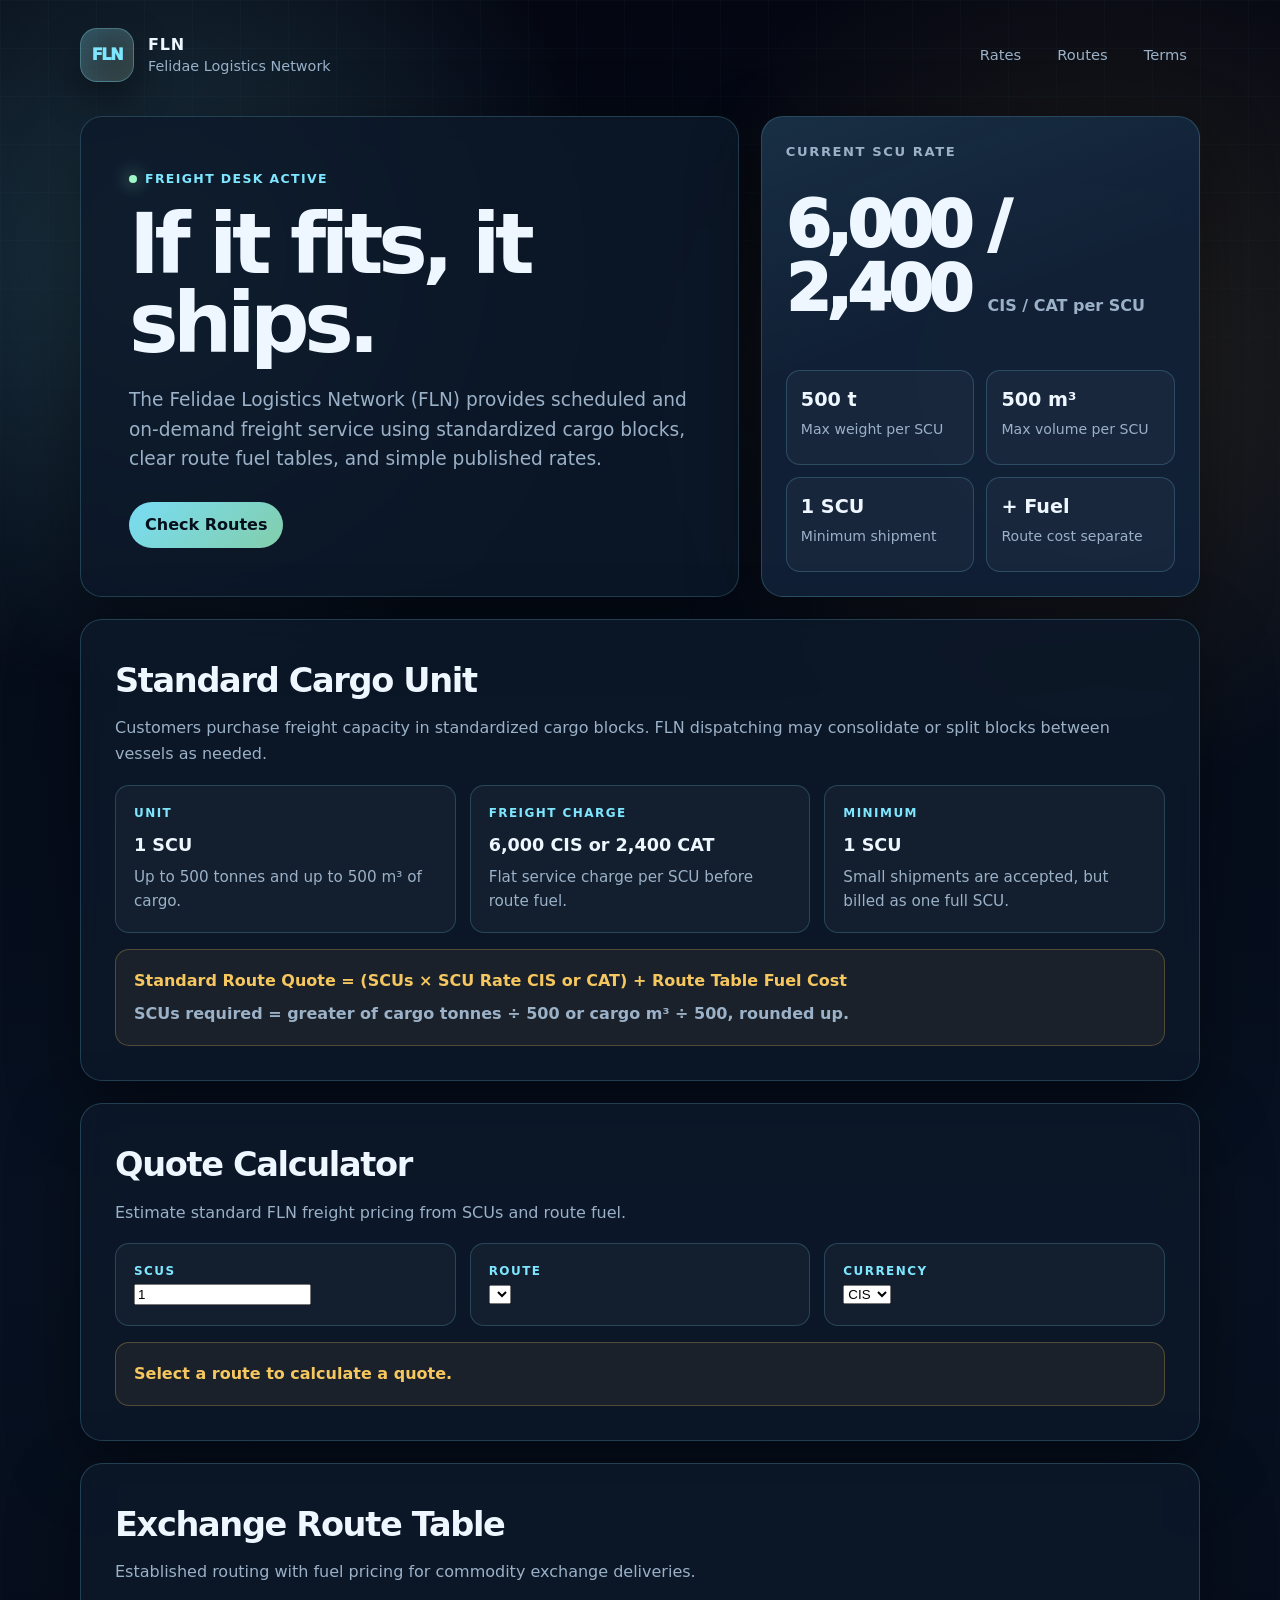
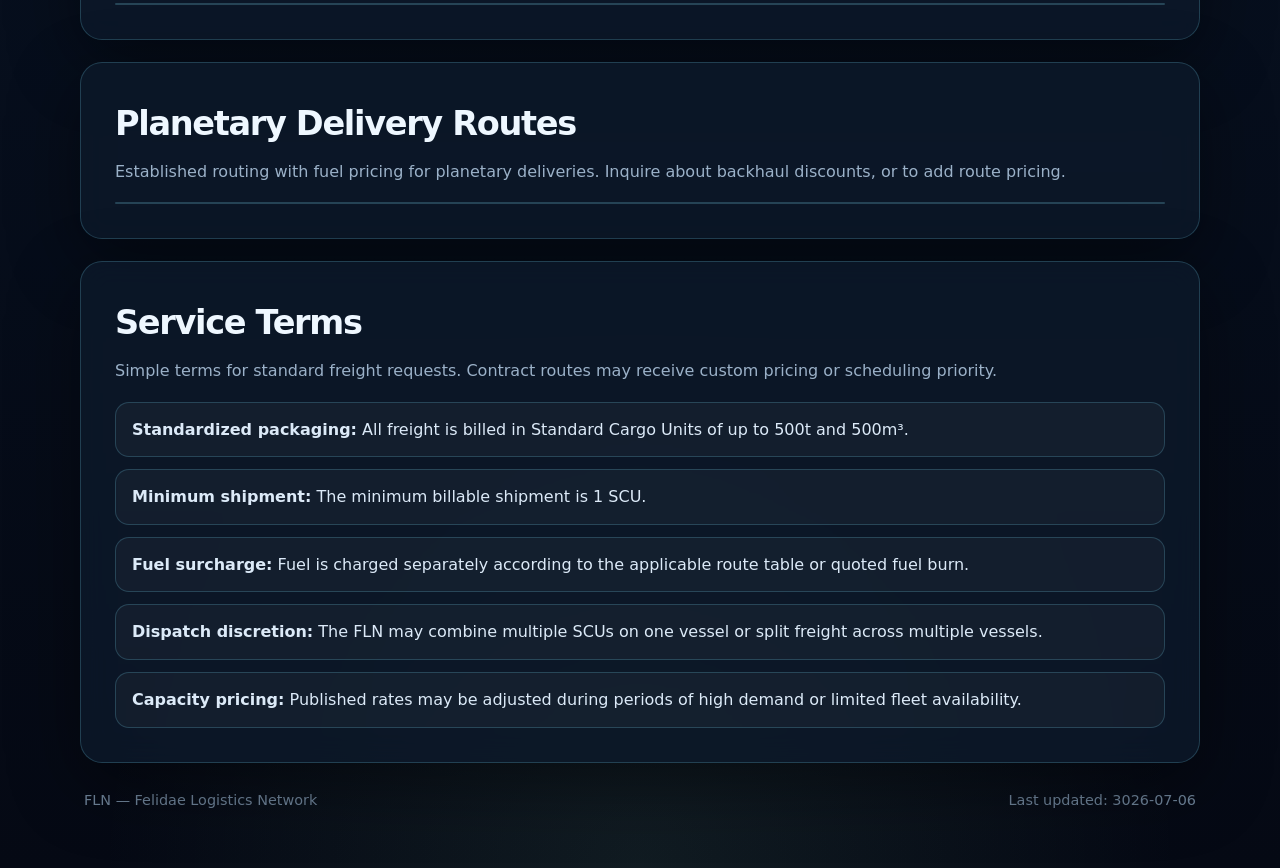
<file: frontend/index.html>
<!DOCTYPE html>
<html lang="en">
<head>
  <meta charset="UTF-8" />
  <meta name="viewport" content="width=device-width, initial-scale=1.0" />
    <meta name="description" content="Rate card, route tables, and shipping terms for the Felidae Logistics Network." />
    <title>FLN | Felidae Logistics Network</title>
    <link rel="stylesheet" href="css/style.css">
</head>

<!--Top Bar Navigation-->

<body>
    <main class="site">
        <header class="topbar">
            <a href="#top" class="brand" aria-label="FLN home">
                <div class="mark">FLN</div>
                <div>
                    <div class="brand-title">FLN</div>
                    <div class="brand-subtitle">Felidae Logistics Network</div>
                </div>
            </a>
            <nav aria-label="Primary navigation">
                <a href="#rates">Rates</a>
                <a href="#routes">Routes</a>
                <!--<a href="#fleet">Fleet</a>-->
                <a href="#terms">Terms</a>
            </nav>
        </header>
        <!---->
        <!--Hero Section-->
        <section class="hero" id="top">
            <div class="card hero-main">
                <div class="eyebrow"><span class="status-dot"></span>Freight Desk Active</div>
                <h1>If it fits, it ships.</h1>
                <p class="hero-copy">The Felidae Logistics Network (FLN) provides scheduled and on-demand freight service using standardized cargo blocks, clear route fuel tables, and simple published rates.</p>
                <div class="hero-actions">
                    <a class="button primary" href="#routes">Check Routes</a>
                    <!--<a class="button" href="#routes">Check Routes</a>-->
                </div>
            </div>
            <!---->
            <!--Current Rate Preview-->
            <!--<aside class="card rate-panel" aria-label="Current rate summary">
        <div class="panel-label">Current SCU Rate</div>-->
            <!--<div class="big-rate">6,000 <span>CIS / SCU, or </span>2,400 <span>CAT / SCU</span></div>-->
            <!--<div class="metric-grid">
                <div class="metric"><b>6000</b><span>CIS per SCU</span></div>
                <div class="metric"><b>2400</b><span>CAT per SCU</span></div>
                <div class="metric"><b>500 t</b><span>Max weight per SCU</span></div>
                <div class="metric"><b>500 m³</b><span>Max volume per SCU</span></div>
                <div class="metric"><b>1 SCU</b><span>Minimum shipment</span></div>
                <div class="metric"><b>+ Fuel</b><span>Route surcharge separate</span></div>
        </div>
        </aside>-->

            <aside class="card rate-panel" aria-label="Current rate summary">
                <div class="panel-label">Current SCU Rate</div>
                <div class="big-rate">6,000 / 2,400 <span>CIS / CAT per SCU</span></div>
                <div class="metric-grid">
                    <div class="metric"><b>500 t</b><span>Max weight per SCU</span></div>
                    <div class="metric"><b>500 m³</b><span>Max volume per SCU</span></div>
                    <div class="metric"><b>1 SCU</b><span>Minimum shipment</span></div>
                    <div class="metric"><b>+ Fuel</b><span>Route cost separate</span></div>
                </div>
            </aside>

        </section>
        <!---->
        <!--SCU Explanation-->
        <section class="card section" id="rates">
            <div class="section-header">
                <div>
                    <h2>Standard Cargo Unit</h2>
                    <p>Customers purchase freight capacity in standardized cargo blocks. FLN dispatching may consolidate or split blocks between vessels as needed.</p>
                </div>
                <!--<span class="tag">Active tariff</span>-->
            </div>

            <div class="grid-3">
                <article class="mini-card">
                    <div class="kicker">Unit</div>
                    <h3>1 SCU</h3>
                    <p>Up to 500 tonnes and up to 500 m³ of cargo.</p>
                </article>
                <article class="mini-card">
                    <div class="kicker">Freight Charge</div>
                    <h3>6,000 CIS or 2,400 CAT</h3>
                    <p>Flat service charge per SCU before route fuel.</p>
                </article>
                <article class="mini-card">
                    <div class="kicker">Minimum</div>
                    <h3>1 SCU</h3>
                    <p>Small shipments are accepted, but billed as one full SCU.</p>
                </article>
            </div>

            <div class="formula">
                Standard Route Quote = (SCUs × SCU Rate CIS or CAT) + Route Table Fuel Cost
                <span>SCUs required = greater of cargo tonnes ÷ 500 or cargo m³ ÷ 500, rounded up.</span>
            </div>
        </section>
        <!---->

        <section class="card section" id="quote">
            <div class="section-header">
                <div>
                    <h2>Quote Calculator</h2>
                    <p>Estimate standard FLN freight pricing from SCUs and route fuel.</p>
                </div>
            </div>

            <div class="grid-3">
                <div class="mini-card">
                    <div class="kicker">SCUs</div>
                    <input id="quote-scus" type="number" min="1" value="1">
                </div>

                <div class="mini-card">
                    <div class="kicker">Route</div>
                    <select id="quote-route"></select>
                </div>

                <div class="mini-card">
                    <div class="kicker">Currency</div>
                    <select id="quote-currency">
                        <option value="cis">CIS</option>
                        <option value="cat">CAT</option>
                    </select>
                </div>
            </div>

            <div class="formula" id="quote-result">
                Select a route to calculate a quote.
            </div>
        </section>

        <!--Route Table-->
        <section class="card section">
            <div class="section-header">
                <div>
                    <h2>Exchange Route Table</h2>
                    <p>Established routing with fuel pricing for commodity exchange deliveries.</p>
                </div>
                <!--<span class="tag">Routes Active</span>-->
            </div>

            <div class="table-wrap">
                <table id="exchange-table"></table>
            </div>
        </section>

        <!--Planetary Delivery Table-->
        <!---->

        <section class="card section">

            <div class="section-header">
                <div>
                    <h2>Planetary Delivery Routes</h2>
                    <p>Established routing with fuel pricing for planetary deliveries. Inquire about backhaul discounts, or to add route pricing.</p>
                </div>
            </div>

            <div class="table-wrap">
                <table id="planetary-table"></table>
            </div>

        </section>


        <!--fleet section-->
        <!--<section class="card section" id="fleet">
      <div class="section-header">
        <div>
          <h2>Fleet Status</h2>
          <p>FLN dispatch assigns vessels based on available capacity, route requirements, and cargo constraints.</p>
        </div>
      </div>

      <div class="table-wrap">
      <table>
        <thead>
          <tr>
              <th>Vessel Class</th>
              <th>Capacity</th>
              <th>Role</th>
              <th>Status</th>
          </tr>
        </thead>
        <tbody>
          <tr>
              <td><strong>Courier</strong></td>
              <td>500 t / 500 m³</td>
              <td>Small freight, flexible dispatch, partial loads.</td>
              <td><span class="tag">Active</span></td>
          </tr>
          <tr>
              <td><strong>Freighter</strong></td>
              <td>3,000 t / 1,000 m³</td>
              <td>Bulk mass transport and multi-SCU consolidation.</td>
              <td><span class="tag">Active</span></td>
          </tr>
        </tbody>
      </table>
      </div>
    </section>-->
        <!---->


        <section class="card section" id="terms">
            <div class="section-header">
                <div>
                    <h2>Service Terms</h2>
                    <p>Simple terms for standard freight requests. Contract routes may receive custom pricing or scheduling priority.</p>
                </div>
            </div>

            <ul class="terms">
                <li><strong>Standardized packaging:</strong> All freight is billed in Standard Cargo Units of up to 500t and 500m³.</li>
                <li><strong>Minimum shipment:</strong> The minimum billable shipment is 1 SCU.</li>
                <li><strong>Fuel surcharge:</strong> Fuel is charged separately according to the applicable route table or quoted fuel burn.</li>
                <li><strong>Dispatch discretion:</strong> The FLN may combine multiple SCUs on one vessel or split freight across multiple vessels.</li>
                <li><strong>Capacity pricing:</strong> Published rates may be adjusted during periods of high demand or limited fleet availability.</li>
            </ul>
        </section>

        <footer>
            <div>FLN — Felidae Logistics Network</div>
            <div>Last updated: 3026-07-06</div>
        </footer>
    </main>
    <script type="module" src="js/main.js"></script>
</body>
</html>
</file>
<file: frontend/css/style.css>
:root {
    --bg: #050914;
    --bg-soft: #08111f;
    --panel: rgba(13, 25, 42, 0.82);
    --panel-strong: rgba(17, 33, 55, 0.96);
    --text: #eef7ff;
    --muted: #9bb1c8;
    --muted-2: #6f849a;
    --accent: #7ee7ff;
    --accent-2: #f6c75f;
    --accent-3: #9df7c7;
    --danger: #ff9b9b;
    --border: rgba(126, 231, 255, 0.20);
    --border-strong: rgba(126, 231, 255, 0.34);
    --shadow: rgba(0, 0, 0, 0.42);
    --radius: 22px;
    --radius-sm: 14px;
    --max: 1120px;
}

* {
    box-sizing: border-box;
}

html {
    scroll-behavior: smooth;
}

body {
    margin: 0;
    min-height: 100vh;
    font-family: Inter, ui-sans-serif, system-ui, -apple-system, BlinkMacSystemFont, "Segoe UI", sans-serif;
    background: radial-gradient(circle at top left, rgba(127, 220, 255, 0.16), transparent 34rem), radial-gradient(circle at bottom right, rgba(255, 204, 102, 0.10), transparent 32rem), var(--bg);
    color: var(--text);
    background: radial-gradient(circle at 12% 10%, rgba(126, 231, 255, 0.19), transparent 28rem), radial-gradient(circle at 86% 14%, rgba(246, 199, 95, 0.12), transparent 28rem), radial-gradient(circle at 50% 100%, rgba(157, 247, 199, 0.08), transparent 34rem), linear-gradient(180deg, #040712 0%, #071121 50%, #050914 100%);
    line-height: 1.6;
}

    body::before {
        content: "";
        position: fixed;
        inset: 0;
        pointer-events: none;
        background-image: linear-gradient(rgba(126, 231, 255, 0.035) 1px, transparent 1px), linear-gradient(90deg, rgba(126, 231, 255, 0.035) 1px, transparent 1px);
        background-size: 48px 48px;
        mask-image: linear-gradient(to bottom, rgba(0,0,0,0.72), transparent 70%);
    }

a {
    color: inherit;
}

.site {
    width: min(var(--max), calc(100% - 32px));
    margin: 0 auto;
    padding: 28px 0 56px;
}

.topbar {
    display: flex;
    align-items: center;
    justify-content: space-between;
    gap: 18px;
    margin-bottom: 34px;
}

.brand {
    display: flex;
    align-items: center;
    gap: 14px;
    text-decoration: none;
}

.mark {
    width: 54px;
    height: 54px;
    border-radius: 17px;
    display: grid;
    place-items: center;
    border: 1px solid var(--border-strong);
    background: linear-gradient(135deg, rgba(126,231,255,0.20), rgba(246,199,95,0.10)), rgba(255,255,255,0.03);
    box-shadow: 0 16px 38px var(--shadow), inset 0 0 24px rgba(126,231,255,0.10);
    color: var(--accent);
    font-weight: 950;
    letter-spacing: -0.08em;
}

.brand-title {
    font-weight: 900;
    letter-spacing: 0.05em;
}

.brand-subtitle {
    margin-top: -3px;
    color: var(--muted);
    font-size: 0.9rem;
}

nav {
    display: flex;
    gap: 10px;
    flex-wrap: wrap;
    justify-content: flex-end;
}

    nav a {
        text-decoration: none;
        color: var(--muted);
        font-size: 0.92rem;
        padding: 9px 12px;
        border: 1px solid transparent;
        border-radius: 999px;
    }

        nav a:hover {
            color: var(--text);
            border-color: var(--border);
            background: rgba(255,255,255,0.04);
        }

.hero {
    display: grid;
    grid-template-columns: minmax(0, 1.2fr) minmax(280px, 0.8fr);
    gap: 22px;
    align-items: stretch;
    margin-bottom: 22px;
}

.card {
    border: 1px solid var(--border);
    border-radius: var(--radius);
    background: var(--panel);
    box-shadow: 0 22px 70px var(--shadow);
    backdrop-filter: blur(14px);
    overflow: hidden;
}

.hero-main {
    padding: clamp(26px, 5vw, 48px);
    position: relative;
}

.eyebrow {
    display: inline-flex;
    align-items: center;
    gap: 8px;
    color: var(--accent);
    font-weight: 800;
    letter-spacing: 0.11em;
    text-transform: uppercase;
    font-size: 0.78rem;
    margin-bottom: 16px;
}

.status-dot {
    width: 8px;
    height: 8px;
    border-radius: 50%;
    background: var(--accent-3);
    box-shadow: 0 0 18px var(--accent-3);
}

h1 {
    margin: 0;
    max-width: 780px;
    font-size: clamp(2.2rem, 7vw, 5.2rem);
    line-height: 0.95;
    letter-spacing: -0.065em;
}

.hero-copy {
    max-width: 680px;
    color: var(--muted);
    font-size: clamp(1rem, 2vw, 1.16rem);
    margin: 22px 0 0;
}

.hero-actions {
    display: flex;
    gap: 12px;
    flex-wrap: wrap;
    margin-top: 28px;
}

.button {
    display: inline-flex;
    align-items: center;
    justify-content: center;
    gap: 10px;
    min-height: 44px;
    padding: 10px 16px;
    border-radius: 999px;
    text-decoration: none;
    font-weight: 800;
    border: 1px solid var(--border-strong);
    background: rgba(126,231,255,0.10);
    color: var(--text);
}

    .button.primary {
        background: linear-gradient(135deg, rgba(126,231,255,0.95), rgba(157,247,199,0.82));
        color: #05101c;
        border: none;
    }

.rate-panel {
    padding: 24px;
    display: grid;
    gap: 14px;
    background: linear-gradient(160deg, rgba(126,231,255,0.08), transparent 42%), var(--panel-strong);
}

.panel-label {
    color: var(--muted);
    font-size: 0.82rem;
    text-transform: uppercase;
    letter-spacing: 0.12em;
    font-weight: 800;
}

.big-rate {
    font-size: clamp(2.4rem, 5vw, 4rem);
    font-weight: 950;
    line-height: 1;
    letter-spacing: -0.06em;
}

    .big-rate span {
        color: var(--muted);
        font-size: 1rem;
        letter-spacing: 0;
        font-weight: 700;
    }

.metric-grid {
    display: grid;
    grid-template-columns: 1fr 1fr;
    gap: 12px;
    margin-top: 18px;
}

.metric {
    padding: 14px;
    border: 1px solid var(--border);
    border-radius: var(--radius-sm);
    background: rgba(255,255,255,0.035);
}

    .metric b {
        display: block;
        font-size: 1.2rem;
    }

    .metric span {
        color: var(--muted);
        font-size: 0.88rem;
    }

.section {
    margin-top: 22px;
    padding: clamp(22px, 4vw, 34px);
}

.section-header {
    display: flex;
    align-items: end;
    justify-content: space-between;
    gap: 18px;
    margin-bottom: 18px;
}

h2 {
    margin: 0;
    font-size: clamp(1.45rem, 3vw, 2.1rem);
    letter-spacing: -0.04em;
}

.section p {
    color: var(--muted);
    margin: 8px 0 0;
}

.grid-3 {
    display: grid;
    grid-template-columns: repeat(3, 1fr);
    gap: 14px;
}

.mini-card {
    padding: 18px;
    border: 1px solid var(--border);
    border-radius: var(--radius-sm);
    background: rgba(255,255,255,0.035);
}

    .mini-card .kicker {
        color: var(--accent);
        font-size: 0.75rem;
        letter-spacing: 0.12em;
        text-transform: uppercase;
        font-weight: 900;
    }

    .mini-card h3 {
        margin: 8px 0 6px;
        font-size: 1.1rem;
    }

    .mini-card p {
        margin: 0;
        font-size: 0.95rem;
    }

.table-wrap {
    overflow-x: auto;
    border: 1px solid var(--border);
    border-radius: var(--radius-sm);
    background: rgba(255,255,255,0.025);
}

table {
    width: 100%;
    border-collapse: collapse;
    min-width: 680px;
}

th, td {
    padding: 14px 16px;
    border-bottom: 1px solid rgba(127, 220, 255, 0.12);
    text-align: left;
    border-bottom: 1px solid rgba(126,231,255,0.12);
    vertical-align: top;
}

th {
    color: var(--accent);
    font-size: 0.78rem;
    letter-spacing: 0.11em;
    text-transform: uppercase;
    background: rgba(126,231,255,0.055);
    text-align: center;
}

/*    td:last-child, th:last-child {
      text-align: right;
    }

    tr:last-child td {
      border-bottom: none;
    }*/

td:first-child {
    color: var(--text);
    font-weight: 700;
}

td strong {
    color: var(--text);
}

td {
    color: #dceaf8;
    text-align: center;
}

.tag {
    display: inline-flex;
    align-items: center;
    padding: 4px 9px;
    border-radius: 999px;
    border: 1px solid var(--border);
    color: var(--accent-3);
    background: rgba(157,247,199,0.07);
    font-size: 0.82rem;
    font-weight: 800;
    white-space: nowrap;
}

.formula {
    display: grid;
    gap: 8px;
    padding: 18px;
    border-radius: var(--radius-sm);
    border: 1px solid rgba(246,199,95,0.25);
    background: rgba(246,199,95,0.065);
    color: var(--accent-2);
    font-weight: 900;
    margin-top: 16px;
}

    .formula span {
        color: var(--muted);
        font-weight: 600;
    }

.terms {
    display: grid;
    gap: 12px;
    margin: 0;
    padding: 0;
    list-style: none;
}

    .terms li {
        padding: 14px 16px;
        border: 1px solid var(--border);
        border-radius: var(--radius-sm);
        background: rgba(255,255,255,0.035);
        color: #dceaf8;
    }

footer {
    display: flex;
    justify-content: space-between;
    gap: 18px;
    flex-wrap: wrap;
    color: var(--muted-2);
    font-size: 0.9rem;
    margin-top: 26px;
    padding: 0 4px;
}

@media (max-width: 850px) {
    .topbar, .section-header {
        align-items: flex-start;
        flex-direction: column;
    }

    nav {
        justify-content: flex-start;
    }

    .hero {
        grid-template-columns: 1fr;
    }

    .grid-3 {
        grid-template-columns: 1fr;
    }

    .metric-grid {
        grid-template-columns: 1fr 1fr;
    }
}

@media (max-width: 520px) {
    .site {
        width: min(100% - 22px, var(--max));
        padding-top: 18px;
    }

    .brand-subtitle {
        display: none;
    }

    nav a {
        padding: 7px 9px;
        font-size: 0.86rem;
    }

    .metric-grid {
        grid-template-columns: 1fr;
    }

    .hero-actions {
        flex-direction: column;
    }

    .button {
        width: 100%;
    }
}
</file>
